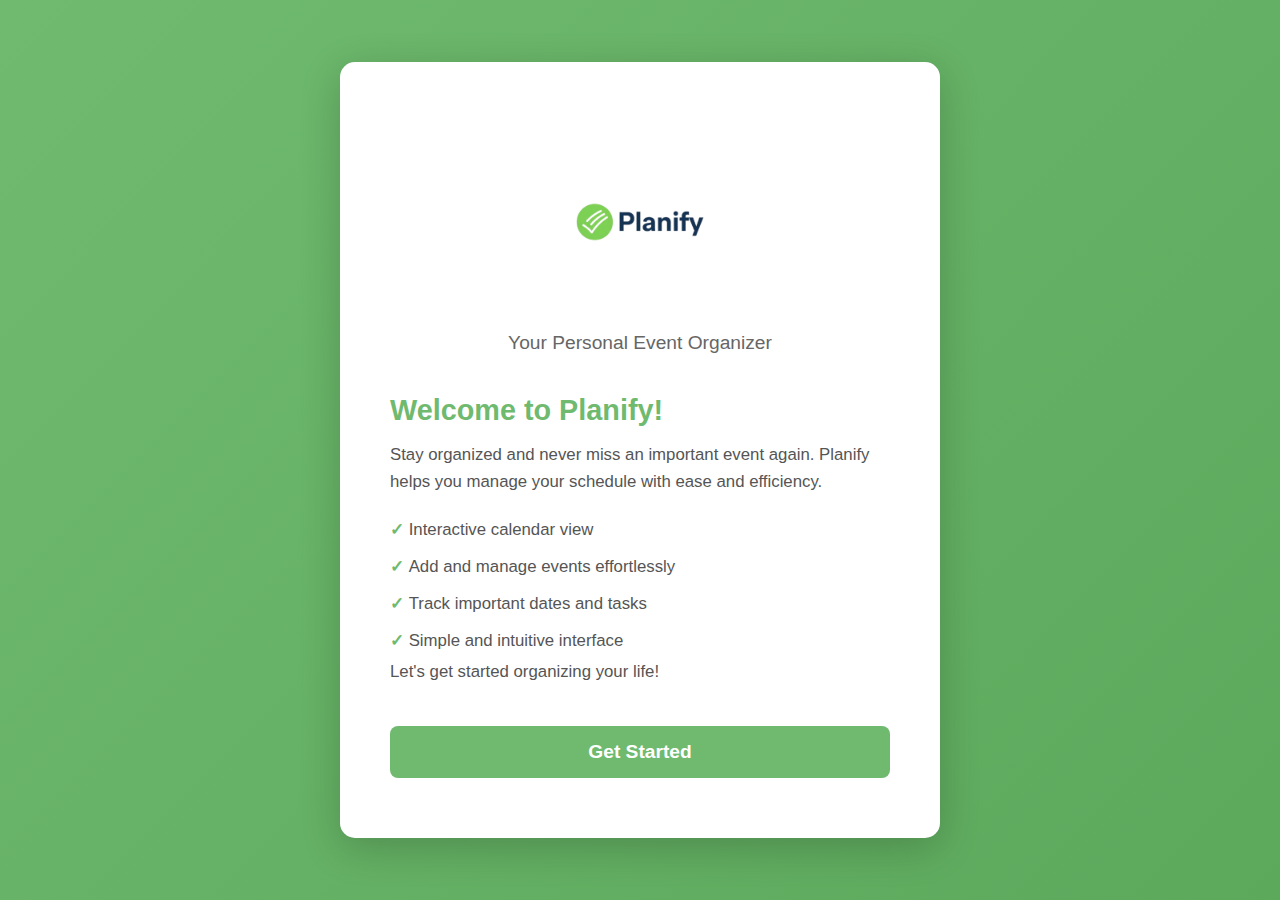
<file: index.html>
<!DOCTYPE html>
<html lang="en">
<head>
  <meta charset="UTF-8">
  <meta name="viewport" content="width=device-width, initial-scale=1.0">
  <title>Planify - Welcome</title>
  <link rel="stylesheet" href="intro.css">
</head>
<body>
  <div class="intro-container">
    <div class="logo">
      <img src="image-removebg-preview.png" alt="Planify Logo">
      <p>Your Personal Event Organizer</p>
    </div>

    <div class="intro-content">
      <h2>Welcome to Planify!</h2>
      <p>Stay organized and never miss an important event again. Planify helps you manage your schedule with ease and efficiency.</p>

      <div class="features">
        <ul>
          <li>Interactive calendar view</li>
          <li>Add and manage events effortlessly</li>
          <li>Track important dates and tasks</li>
          <li>Simple and intuitive interface</li>
        </ul>
      </div>

      <p>Let's get started organizing your life!</p>
    </div>

    <button class="next-btn" onclick="proceed()">Get Started</button>
  </div>

  <script>
    const proceed = () => window.location.href = 'FINALS.html';
  </script>
</body>
</html>
</file>
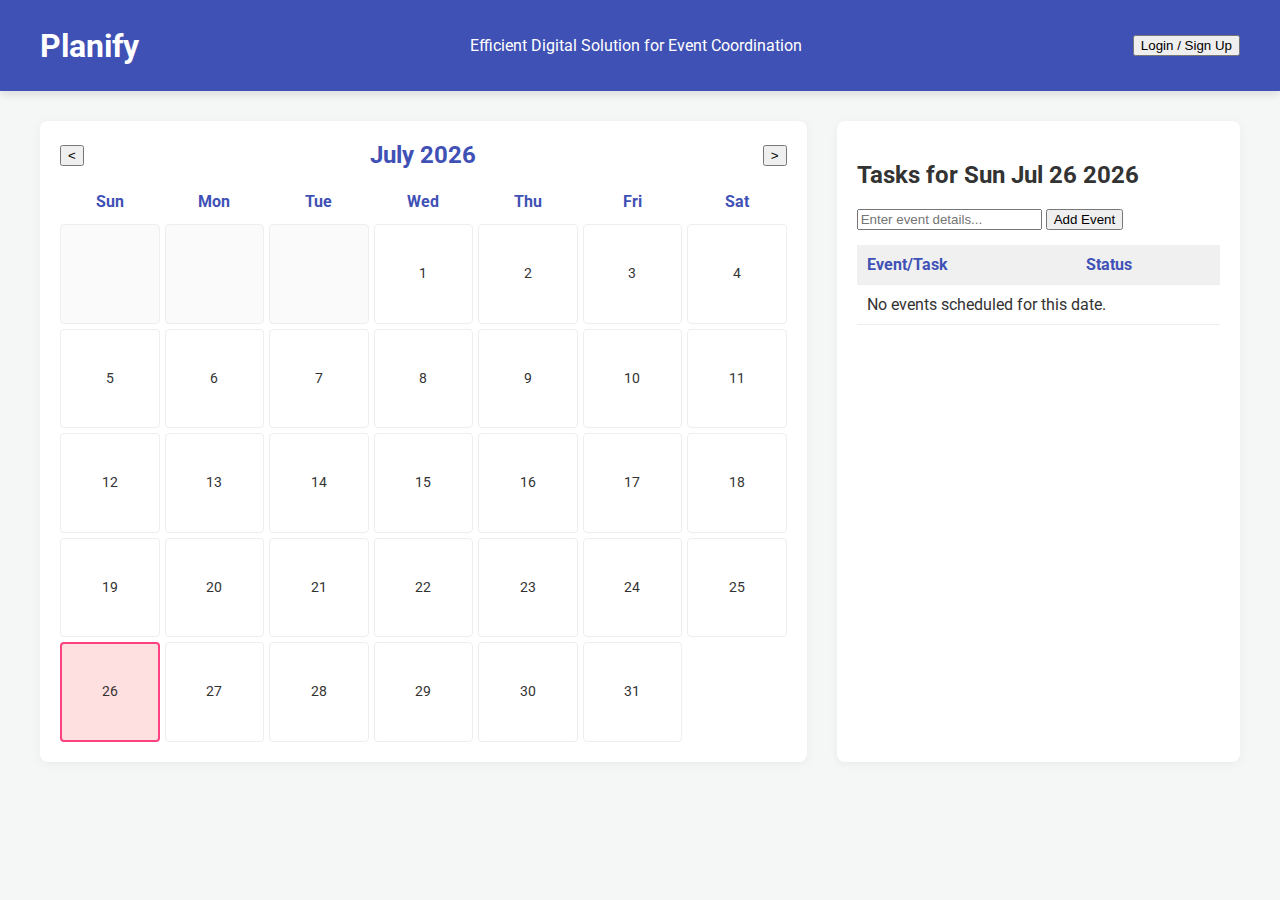
<file: event.html>
<!DOCTYPE html>
<html lang="en">
<head>
    <meta charset="UTF-8">
    <meta name="viewport" content="width=device-width, initial-scale=1.0">
    <title>Planify - Event Planning & Scheduling</title>
    <link rel="stylesheet" href="styles.css">
    <link href="https://fonts.googleapis.com/css2?family=Roboto:wght@400;700&display=swap" rel="stylesheet">
</head>
<body>
    <header>
        <h1>Planify</h1>
        <p>Efficient Digital Solution for Event Coordination</p>
        <button id="login-btn">Login / Sign Up</button>
    </header>

    <main class="container">
        <section id="calendar-section">
            <div class="calendar-header">
                <button id="prev-month">&lt;</button>
                <h2 id="current-month-year"></h2>
                <button id="next-month">&gt;</button>
            </div>
            <div id="calendar-grid" class="calendar-grid">
                <div class="day-name">Sun</div>
                <div class="day-name">Mon</div>
                <div class="day-name">Tue</div>
                <div class="day-name">Wed</div>
                <div class="day-name">Thu</div>
                <div class="day-name">Fri</div>
                <div class="day-name">Sat</div>
                </div>
        </section>

        <section id="daily-tasks-section">
            <h2 id="selected-date-title">Tasks for Selected Date:</h2>
            <div id="task-input-form">
                <input type="text" id="event-description" placeholder="Enter event details...">
                <button id="add-event-btn">Add Event</button>
            </div>

            <table id="task-list-table">
                <thead>
                    <tr>
                        <th>Event/Task</th>
                        <th>Status</th>
                    </tr>
                </thead>
                <tbody id="task-list-body">
                    </tbody>
            </table>
        </section>
    </main>

    <script src="script.js"></script>
</body>
</html>
</file>
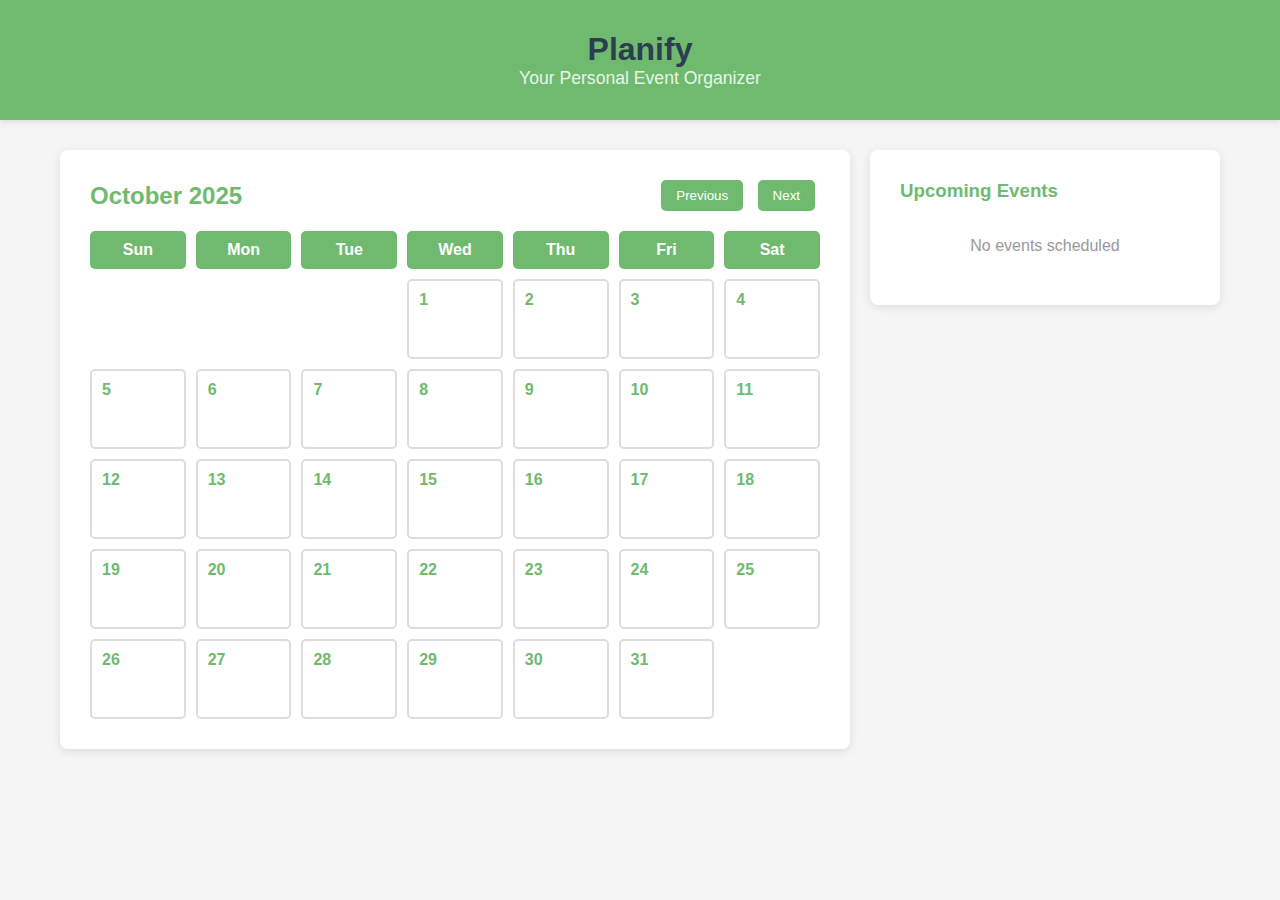
<file: FINALS.html>
<!DOCTYPE html>
<html lang="en">
<head>
    <meta charset="UTF-8">
    <meta name="viewport" content="width=device-width, initial-scale=1.0">
    <title>Planify - Event Organizer</title>
    <link rel="stylesheet" href="FINALS.css">
</head>
<body>
    <div class="header">
        <h1>Planify</h1>
        <p>Your Personal Event Organizer</p>
    </div>

    <div class="container">
        <div class="content-wrapper">
            <div class="calendar-section">
                <div class="calendar-header">
                    <h2 id="currentMonth">October 2025</h2>
                    <div class="calendar-nav">
                        <button onclick="previousMonth()">Previous</button>
                        <button onclick="nextMonth()">Next</button>
                    </div>
                </div>
                <div class="calendar-grid" id="calendarGrid"></div>
            </div>
            
            <div class="event-section" id="eventsection">
                <div class="day-events-header">
                    <h3 id="sectiontitle">Upcoming Events</h3>
                    <button class="back-btn" id="backbtn" onclick="backtodefault()" style="display: none;">Back</button>
                </div>
                
                <div id="dayeventslist" style="display: none;"></div>

                <div id="eventlistsection">
                    <div id="eventslist"></div>
                </div>

                <div id="eventform" style="display: none;">
                    <input type="text" id="eventtitle" placeholder="Event Title">
                    <input type="date" id="eventdate" style="display: block;">
                    <textarea id="eventdetails" placeholder="Event Details"></textarea>
                    <button onclick="addevent()">Add Event</button>
                </div>
            </div>
        </div>
    </div>

    <div class="notification" id="notification"></div>
    <script src="FINALS.js"></script>
</body>
</html>
</file>
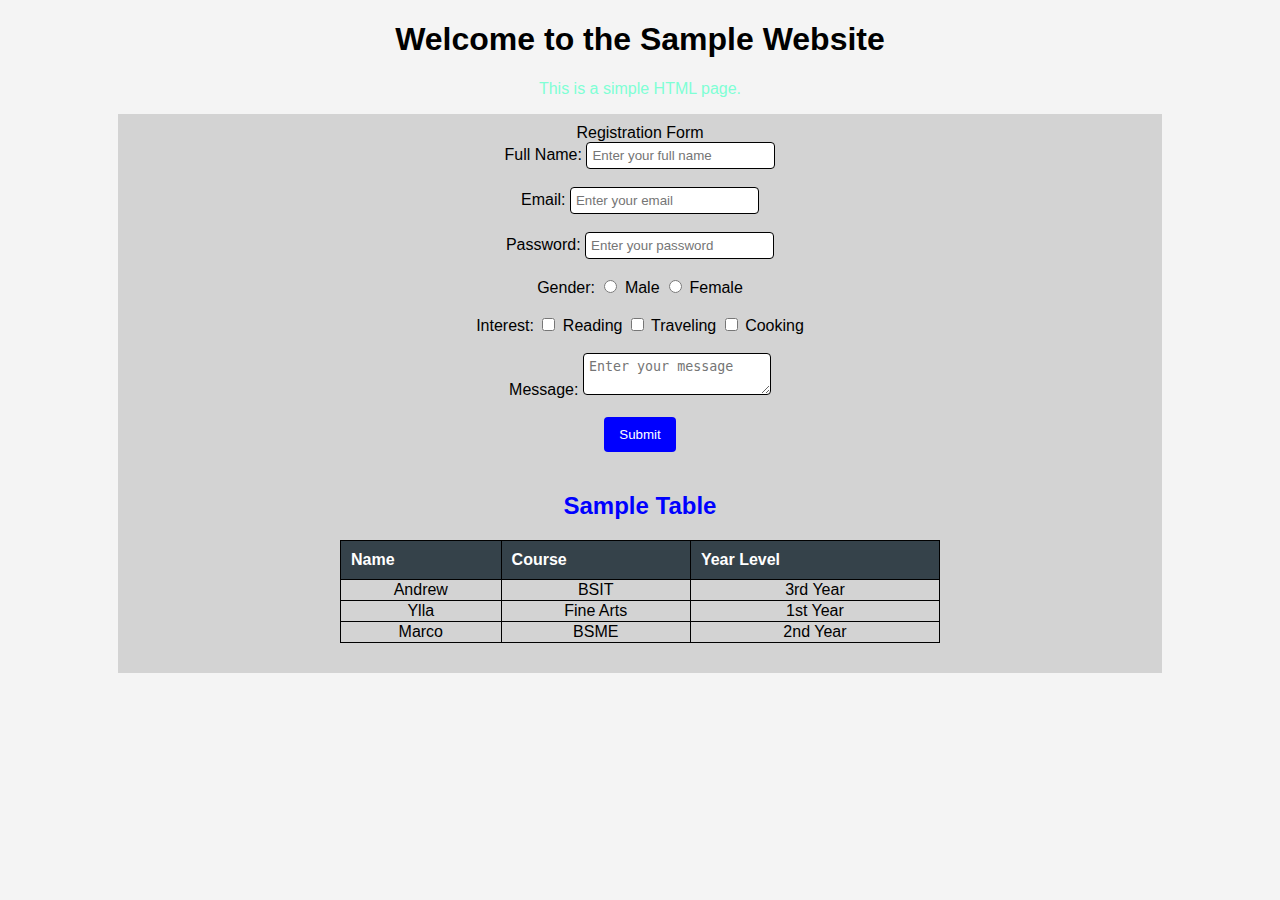
<file: sample.html>
<!DOCTYPE html>
<html lang="en">
<head>
    <meta charset="UTF-8">
    <meta name="viewport" content="width=device-width, initial-scale=1.0">
    <title>Sample Website</title>

    <link rel="stylesheet" href="cssforms.css">

</head>
<body>
    <h1 align="center">Welcome to the Sample Website</h1>

    <style>
        h2 {
            color: blue;
            text-align: center;
        }
    
        section {
            background-color: lightgray;
            width: 80%;
            padding: 10px;
            margin: auto;
        }

        input, textarea, select {
            padding: 5px;
            border: 1px solid rgb(0, 0, 0);
            border-radius: 4px;
        }

        button {
            background-color: blue;
            color: white;
            padding: 10px 15px;
            border: none;
            border-radius: 4px;
            cursor: pointer;
        }

    </style>

    <p style="text-align: center; font-size: 16px; color:aquamarine;">This is a simple HTML page.</p>

    <section
    <h2 align="center">Registration Form</h2>
    <form>
        <label>Full Name:</label>
        <input type="text" name="fullname" placeholder="Enter your full name">
        <br>
        <br>
        <label>Email:</label>
        <input type="email" name="email" placeholder="Enter your email">
        <br>
        <br>
        <label>Password:</label>
        <input type="password" name="password" placeholder="Enter your password">
        <br>
        <br>
        <label>Gender:</label>
        <input type="radio" name="gender" value="Gender"> Male
        <input type="radio" name="gender" value="Gender"> Female
        <br>
        <br> 
        <label>Interest:</label>
        <input type="checkbox" name="interest" value="Hobby"> Reading
        <input type="checkbox" name="interest" value="Hobby"> Traveling
        <input type="checkbox" name="interest" value="Hobby"> Cooking
        <br>
        <br>
        <label>Message:</label>
        <textarea name="message" row="10" placeholder="Enter your message"></textarea>
        <br>
        <br>
        <button type="submit">Submit</button>

    </form>
    </section>

    <section>
        <h2>Sample Table</h2>

        <table>
            <tr>
            <th>Name</th>
            <th>Course</th>
            <th>Year Level</th>
            </tr>

            <tr>
            <td>Andrew</td>
            <td>BSIT</td>
            <td>3rd Year</td>
            </tr>

            <tr>
            <td>Ylla</td>
            <td>Fine Arts</td>
            <td>1st Year</td>
            </tr>

            <tr>
            <td>Marco</td>
            <td>BSME</td>
            <td>2nd Year</td>
            </tr>
        </table>
    </section>
</body>
</html>
</file>
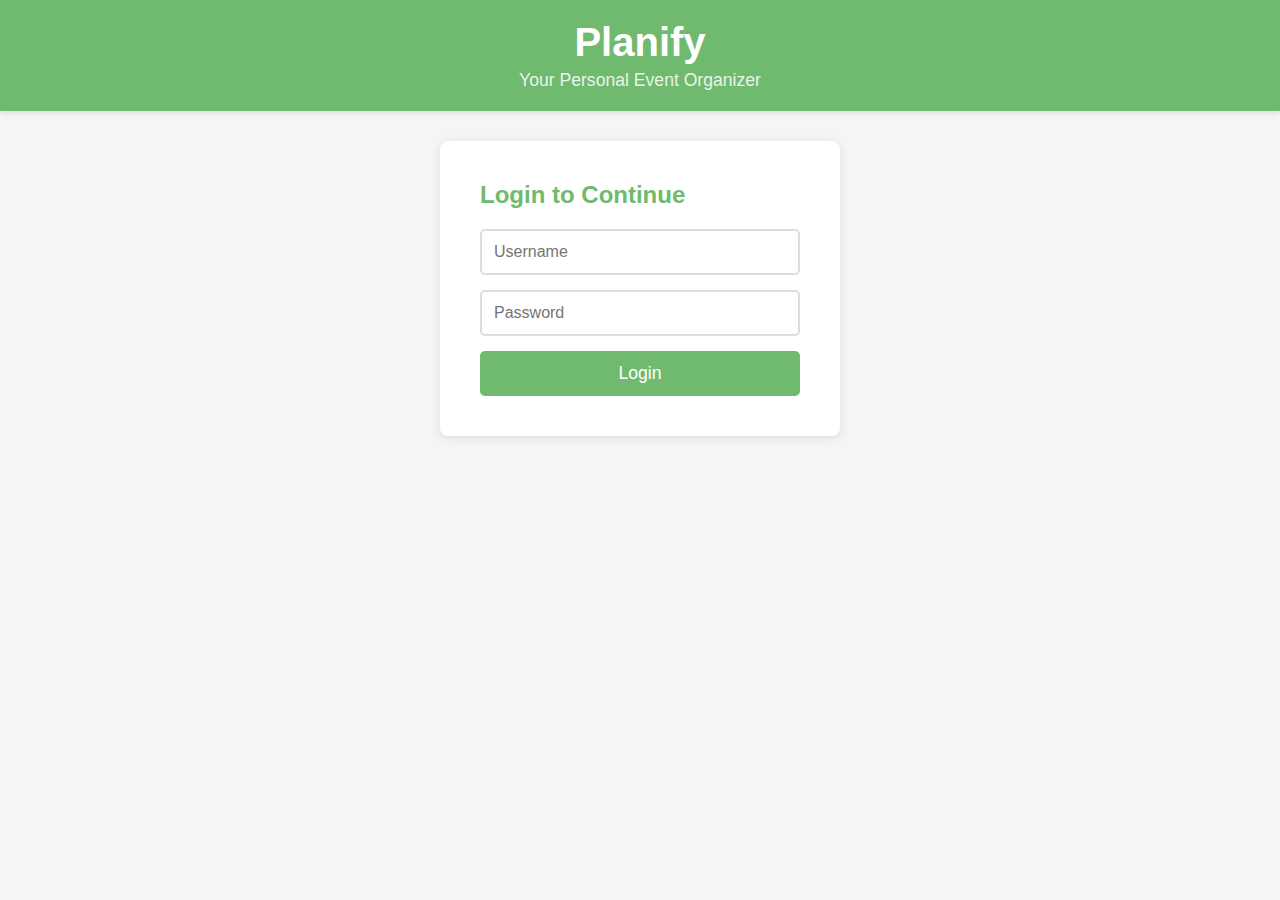
<file: FINALS/FINALS.html>
<!DOCTYPE html>
<html lang="en">
<head>
    <meta charset="UTF-8">
    <meta name="viewport" content="width=device-width, initial-scale=1.0">
    <title>Planify - Event Organizer</title>
    <link rel="stylesheet" href="FINALS.css">
</head>
<body>
    <div class="header">
        <h1>Planify</h1>
        <p>Your Personal Event Organizer</p>
    </div>

    <div class="container">
        <div class="login-section" id="loginSection">
            <h2>Login to Continue</h2>
            <input type="text" id="username" placeholder="Username">
            <input type="password" id="password" placeholder="Password">
            <button onclick="login()">Login</button>
        </div>

    <div class="main-content" id="mainContent">
        <div class="calendar-section">
            <div class="calendar-header">
            <h2 id="currentMonth">October 2025</h2>
            <div class="calendar-nav">
                <button onclick="previousMonth()">Previous</button>
                <button onclick="nextMonth()">Next</button>
            </div>
        </div>
    <div class="calendar-grid" id="calendarGrid"></div>
    </div>
    </div>
    </div>

    <div class="notification" id="notification"></div>
<script src="FINALS.js"></script>
</body>
</html>
</file>
<file: intro.css>
* {
  margin: 0;
  padding: 0;
  box-sizing: border-box;
}

body {
  font-family: Arial, sans-serif;
  background: linear-gradient(135deg, #6fba6f, #5ca95c);
  color: #2c3e50;
  display: flex;
  justify-content: center;
  align-items: center;
  min-height: 100vh;
}

.intro-container {
  background: #fff;
  padding: 60px 50px;
  border-radius: 15px;
  box-shadow: 0 10px 40px rgba(0, 0, 0, 0.2);
  max-width: 600px;
  width: 100%;
  text-align: center;
}

.logo {
  display: flex;
  flex-direction: column;
  align-items: center;
  margin-bottom: 40px;
}

.logo img {
  width: 200px;
  height: 200px;
}

.logo p {
  color: #666;
  font-size: 1.2em;
  margin-top: 10px;
}

.intro-content {
  margin: 40px 0;
  text-align: left;
}

.intro-content h2 {
  color: #6fba6f;
  margin-bottom: 15px;
  font-size: 1.8em;
}

.intro-content p {
  color: #555;
  line-height: 1.6;
  margin-bottom: 15px;
  font-size: 1.05em;
}

.features ul {
  list-style: none;
}

.features li {
  color: #555;
  padding: 8px 0;
  font-size: 1.05em;
}

.features li::before {
  content: "✓ ";
  color: #6fba6f;
  font-weight: bold;
}

.next-btn {
  width: 100%;
  padding: 15px;
  background: #6fba6f;
  color: #fff;
  border: none;
  border-radius: 8px;
  font-size: 1.2em;
  cursor: pointer;
  font-weight: bold;
  transition: all 0.3s;
}

.next-btn:hover {
  background: #5ca95c;
  transform: translateY(-2px);
  box-shadow: 0 5px 15px rgba(111, 186, 111, 0.3);
}
</file>
<file: styles.css>
:root {
    --primary-color: #3f51b5;
    --secondary-color: #ff4081; 
    --background-color: #f4f7f6;
    --card-color: #ffffff;
    --text-color: #333;
}


body {
    font-family: 'Roboto', sans-serif;
    margin: 0;
    padding: 0;
    background-color: var(--background-color);
    color: var(--text-color);
}

header {
    background-color: var(--primary-color);
    color: white;
    padding: 20px 40px;
    display: flex;
    justify-content: space-between;
    align-items: center;
    box-shadow: 0 4px 8px rgba(0, 0, 0, 0.1);
}

header h1 {
    margin: 0;
}

/* Main Layout */
.container {
    display: flex;
    max-width: 1200px;
    margin: 30px auto;
    gap: 30px;
}

#calendar-section, #daily-tasks-section {
    background-color: var(--card-color);
    padding: 20px;
    border-radius: 8px;
    box-shadow: 0 2px 10px rgba(0, 0, 0, 0.05);
}

#calendar-section {
    flex: 2; /* Calendar takes more space */
}

#daily-tasks-section {
    flex: 1; /* Tasks section takes less space */
}

/* Calendar Styling */
.calendar-header {
    display: flex;
    justify-content: space-between;
    align-items: center;
    margin-bottom: 15px;
}

#current-month-year {
    color: var(--primary-color);
    margin: 0;
}

.calendar-grid {
    display: grid;
    grid-template-columns: repeat(7, 1fr);
    gap: 5px;
}

.day-name {
    text-align: center;
    font-weight: 700;
    padding: 8px 0;
    color: var(--primary-color);
}

.calendar-day {
    aspect-ratio: 1 / 1; /* Makes cells square */
    display: flex;
    flex-direction: column;
    justify-content: center;
    align-items: center;
    border: 1px solid #eee;
    cursor: pointer;
    border-radius: 4px;
    transition: background-color 0.2s;
    font-size: 0.9em;
    position: relative;
}

.calendar-day:hover {
    background-color: #e0e0e0;
}

.current-month {
    background-color: var(--card-color);
}

.inactive {
    color: #ccc;
    background-color: #fafafa;
    pointer-events: none;
}

.has-event::after {
    content: '';
    position: absolute;
    bottom: 3px;
    width: 6px;
    height: 6px;
    border-radius: 50%;
    background-color: var(--secondary-color); /* Event indicator dot */
}

.selected-day {
    border: 2px solid var(--secondary-color);
    background-color: #ffe0e0 !important;
}

/* Task List/Organizer Table Styling */
#task-list-table {
    width: 100%;
    border-collapse: collapse;
    margin-top: 15px;
}

#task-list-table th, #task-list-table td {
    padding: 10px;
    text-align: left;
    border-bottom: 1px solid #eee;
}

#task-list-table th {
    background-color: #f0f0f0;
    color: var(--primary-color);
}
</file>
<file: FINALS.css>
* {
            margin: 0;
            padding: 0;
            box-sizing: border-box;
        }

        body {
            font-family: Arial, sans-serif;
            background-color: #f5f5f5;
            color: #2c3e50;
        }
        .header {
            background-color: #6fba6f;
            padding: 15px 20px;
            box-shadow: 0 2px 5px rgba(0,0,0,0.1);
            display: flex;
            flex-direction: column;
            align-items: center;
            justify-content: center;
            min-height: 120px;
            max-height: 120px;
        }

        .header img {
            max-width: 300px;
            max-height: 350px;
            width: auto;
            height: auto;
            object-fit: contain;
            margin-bottom: 5px;
        }

        .header p {
            color: #e8f5e8;
            font-size: 1.1em;
            margin: 0;
        }

        .container {
            max-width: 1200px;
            margin: 30px auto;
            padding: 0 20px;
        }

        .content-wrapper {
            display: flex;
            gap: 20px;
            align-items: flex-start;
        }

        .calendar-section {
            background: white;
            padding: 30px;
            border-radius: 8px;
            box-shadow: 0 2px 10px rgba(0,0,0,0.1);
            flex: 1;
        }

        .event-section {
            background: white;
            padding: 30px;
            border-radius: 8px;
            box-shadow: 0 2px 10px rgba(0,0,0,0.1);
            width: 350px;
        }

        .event-section h3 {
            color: #6fba6f;
            margin-bottom: 20px;
        }

        .event-section input,
        .event-section textarea {
            width: 100%;
            padding: 10px;
            margin-bottom: 10px;
            border: 2px solid #ddd;
            border-radius: 5px;
            font-size: 0.9em;
        }

        .event-section textarea {
            resize: vertical;
            min-height: 80px;
        }

        .event-section button {
            width: 100%;
            padding: 12px;
            background-color: #6fba6f;
            color: white;
            border: none;
            border-radius: 5px;
            font-size: 1em;
            cursor: pointer;
            transition: background-color 0.3s;
        }

        .event-section button:hover {
            background-color: #5ca95c;
        }

        .event-list {
            margin-top: 30px;
        }

        .event-list h4 {
            color: #6fba6f;
            margin-bottom: 15px;
        }

        .event-item {
            background-color: #f9f9f9;
            padding: 15px;
            margin-bottom: 10px;
            border-left: 4px solid #6fba6f;
            border-radius: 5px;
        }

        .event-item h5 {
            color: #2c3e50;
            margin-bottom: 5px;
            font-size: 1em;
        }

        .event-item p {
            color: #666;
            font-size: 0.9em;
        }

        .event-item button {
            background-color: #e74c3c;
            color: white;
            border: none;
            padding: 5px 10px;
            border-radius: 3px;
            cursor: pointer;
            margin-top: 10px;
        }

        .calendar-header {
            display: flex;
            justify-content: space-between;
            align-items: center;
            margin-bottom: 20px;
        }

        .calendar-header h2 {
            color: #6fba6f;
        }

        .calendar-nav button {
            background-color: #6fba6f;
            color: white;
            border: none;
            padding: 8px 15px;
            margin: 0 5px;
            border-radius: 5px;
            cursor: pointer;
        }

        .calendar-grid {
            display: grid;
            grid-template-columns: repeat(7, 1fr);
            gap: 10px;
            margin-top: 20px;
        }

        .day-header {
            text-align: center;
            font-weight: bold;
            padding: 10px;
            background-color: #6fba6f;
            color: white;
            border-radius: 5px;
        }

        .day-cell {
            border: 2px solid #ddd;
            padding: 10px;
            min-height: 80px;
            border-radius: 5px;
            cursor: pointer;
            transition: all 0.3s;
            position: relative;
        }

        .day-cell:hover {
            border-color: #6fba6f;
            background-color: #f0f8f0;
        }

        .day-cell.has-event {
            background-color: #e8f5e8;
            border-color: #6fba6f;
        }

        .day-cell.today {
            background-color: #fff3cd;
            border-color: #ffc107;
        }

        .day-number {
            font-weight: bold;
            color: #6fba6f;
            margin-bottom: 5px;
        }

        .event-dot {
            width: 8px;
            height: 8px;
            background-color: #6fba6f;
            border-radius: 50%;
            display: inline-block;
            margin: 2px;
        }

        .notification {
            position: fixed;
            top: 20px;
            right: 20px;
            background-color: #6fba6f;
            color: white;
            padding: 15px 20px;
            border-radius: 5px;
            box-shadow: 0 2px 10px rgba(0,0,0,0.2);
            display: none;
            z-index: 1000;
        }

        .alert-notification {
            background-color: #e74c3c;
        }

        .day-events-header {
            display: flex;
            justify-content: space-between;
            align-items: center;
            margin-bottom: 15px;
        }

        .day-events-header h3 {
            color: #6fba6f;
            margin: 0;
        }

        .back-btn {
            background-color: #ddd;
            color: #333;
            border: none;
            padding: 6px 12px;
            border-radius: 3px;
            cursor: pointer;
            font-size: 0.85em;
        }

        .back-btn:hover {
            background-color: #ccc;
        }

        .day-event-item {
            background-color: #f9f9f9;
            padding: 12px;
            margin-bottom: 10px;
            border-left: 4px solid #6fba6f;
            border-radius: 5px;
        }

        .day-event-item h5 {
            color: #2c3e50;
            margin-bottom: 8px;
            font-size: 0.95em;
        }

        .day-event-item p {
            color: #666;
            font-size: 0.85em;
            margin-bottom: 8px;
        }

        .day-event-item button {
            background-color: #e74c3c;
            color: white;
            border: none;
            padding: 6px 12px;
            border-radius: 3px;
            cursor: pointer;
            font-size: 0.85em;
        }

        .add-event-section {
            margin-top: 20px;
            padding-top: 20px;
            border-top: 2px solid #eee;
        }

        .add-event-section h4 {
            color: #6fba6f;
            margin-bottom: 15px;
        }

        .no-events {
            text-align: center;
            color: #999;
            padding: 20px;
            font-style: italic;
        }
</file>
<file: cssforms.css>
body {
    font-family: Arial, sans-serif;
    margin: 0;
    padding: 0px;
    background-color: #f4f4f4;
}

header {
    background-color: #35424a;
    color: #ffffff;
    padding: 10px;
    text-align: center;
}

table {
    width: 600px;
    border-collapse: collapse;
    margin: 20px auto;
}

table, th, td {
    border: 1px solid #000000;
    text-align: center;
}

th {
    background-color: #35424a;
    color: #ffffff;
    padding: 10px;
    text-align: left;
}
</file>
<file: FINALS/FINALS.css>
* {
    margin: 0;
    padding: 0;
    box-sizing: border-box;
}

body {
    font-family: Arial, sans-serif;
    background-color: #f5f5f5;
    color: #2c3e50;
}

.header {
    background-color: #6fba6f;
    padding: 20px;
    text-align: center;
    box-shadow: 0 2px 5px rgba(0,0,0,0.1);
}

.header h1 {
    color: white;
    font-size: 2.5em;
    margin-bottom: 5px;
}

.header p {
    color: #e8f5e8;
    font-size: 1.1em;
}

.container {
    max-width: 1200px;
    margin: 30px auto;
    padding: 0 20px;
}

.login-section {
    background: white;
    padding: 40px;
    border-radius: 8px;
    box-shadow: 0 2px 10px rgba(0,0,0,0.1);
    max-width: 400px;
    margin: 0 auto 30px;
}

.login-section h2 {
    color: #6fba6f;
    margin-bottom: 20px;
}

.login-section input {
    width: 100%;
    padding: 12px;
    margin-bottom: 15px;
    border: 2px solid #ddd;
    border-radius: 5px;
    font-size: 1em;
}

.login-section button {
    width: 100%;
    padding: 12px;
    background-color: #6fba6f;
    color: white;
    border: none;
    border-radius: 5px;
    font-size: 1.1em;
    cursor: pointer;
    transition: background-color 0.3s;
}

.login-section button:hover {
    background-color: #5ca95c;
}

.main-content {
    display: none;
}

.content-wrapper {
    display: flex;
    gap: 20px;
    align-items: flex-start;
}

.calendar-section {
    background: white;
    padding: 30px;
    border-radius: 8px;
    box-shadow: 0 2px 10px rgba(0,0,0,0.1);
    flex: 1;
}

.placeholder-box {
    background: white;
    padding: 30px;
    border-radius: 8px;
    box-shadow: 0 2px 10px rgba(0,0,0,0.1);
    width: 350px;
    min-height: 400px;
    border: 2px dashed #ddd;
}

.placeholder-box h3 {
    color: #999;
    text-align: center;
    margin-top: 20px;
}

.calendar-header {
    display: flex;
    justify-content: space-between;
    align-items: center;
    margin-bottom: 20px;
}

.calendar-header h2 {
    color: #6fba6f;
}

.calendar-nav button {
    background-color: #6fba6f;
    color: white;
    border: none;
    padding: 8px 15px;
    margin: 0 5px;
    border-radius: 5px;
    cursor: pointer;
}

.calendar-grid {
    display: grid;
    grid-template-columns: repeat(7, 1fr);
    gap: 10px;
    margin-top: 20px;
}

.day-header {
    text-align: center;
    font-weight: bold;
    padding: 10px;
    background-color: #6fba6f;
    color: white;
    border-radius: 5px;
    }

.day-cell {
    border: 2px solid #ddd;
    padding: 10px;
    min-height: 80px;
    border-radius: 5px;
    cursor: pointer;
    transition: all 0.3s;
}

.day-cell:hover {
    border-color: #6fba6f;
    background-color: #f0f8f0;
}

.day-cell.has-event {
    background-color: #e8f5e8;
    border-color: #6fba6f;
}

.day-number {
    font-weight: bold;
    color: #6fba6f;
    margin-bottom: 5px;
}

.event-list {
    background: white;
    padding: 30px;
    border-radius: 8px;
    box-shadow: 0 2px 10px rgba(0,0,0,0.1);
}

.event-list h2 {
    color: #6fba6f;
    margin-bottom: 20px;
}

.event-item {
    background-color: #f9f9f9;
    padding: 15px;
    margin-bottom: 10px;
    border-left: 4px solid #6fba6f;
    border-radius: 5px;
}

.event-item h3 {
    color: #2c3e50;
    margin-bottom: 5px;
}

.event-item p {
    color: #666;
    font-size: 0.9em;
}

.event-item button {
    background-color: #e74c3c;
    color: white;
    border: none;
    padding: 5px 10px;
    border-radius: 3px;
    cursor: pointer;
    margin-top: 10px;
}

.add-event-form {
    background: white;
    padding: 20px;
    border-radius: 8px;
    box-shadow: 0 2px 10px rgba(0,0,0,0.1);
    margin-bottom: 30px;
}

.add-event-form h2 {
    color: #6fba6f;
    margin-bottom: 15px;
}

.add-event-form input,
.add-event-form textarea {
    width: 100%;
    padding: 10px;
    margin-bottom: 10px;
    border: 2px solid #ddd;
    border-radius: 5px;
}

.add-event-form button {
    background-color: #6fba6f;
    color: white;
    border: none;
    padding: 10px 20px;
    border-radius: 5px;
    cursor: pointer;
}

.event-list {
    background: white;
    padding: 30px;
    border-radius: 8px;
    box-shadow: 0 2px 10px rgba(0,0,0,0.1);
}

.event-list h2 {
    color: #6fba6f;
    margin-bottom: 20px;
}

.event-item {
    background-color: #f9f9f9;
    padding: 15px;
    margin-bottom: 10px;
    border-left: 4px solid #6fba6f;
    border-radius: 5px;
}

.event-item h3 {
    color: #2c3e50;
    margin-bottom: 5px;
}

.event-item p {
    color: #666;
    font-size: 0.9em;
}

.event-item button {
    background-color: #e74c3c;
    color: white;
    border: none;
    padding: 5px 10px;
    border-radius: 3px;
    cursor: pointer;
    margin-top: 10px;
}

.add-event-form {
    background: white;
    padding: 20px;
    border-radius: 8px;
    box-shadow: 0 2px 10px rgba(0,0,0,0.1);
    margin-bottom: 30px;
}

.add-event-form h2 {
    color: #6fba6f;
    margin-bottom: 15px;
}

.add-event-form input,
.add-event-form textarea {
    width: 100%;
    padding: 10px;
    margin-bottom: 10px;
    border: 2px solid #ddd;
    border-radius: 5px;
}

.add-event-form button {
    background-color: #6fba6f;
    color: white;
    border: none;
    padding: 10px 20px;
    border-radius: 5px;
    cursor: pointer;
}

.notification {
    position: fixed;
    top: 20px;
    right: 20px;
    background-color: #6fba6f;
    color: white;
    padding: 15px 20px;
    border-radius: 5px;
    box-shadow: 0 2px 10px rgba(0,0,0,0.2);
    display: none;
}
</file>
